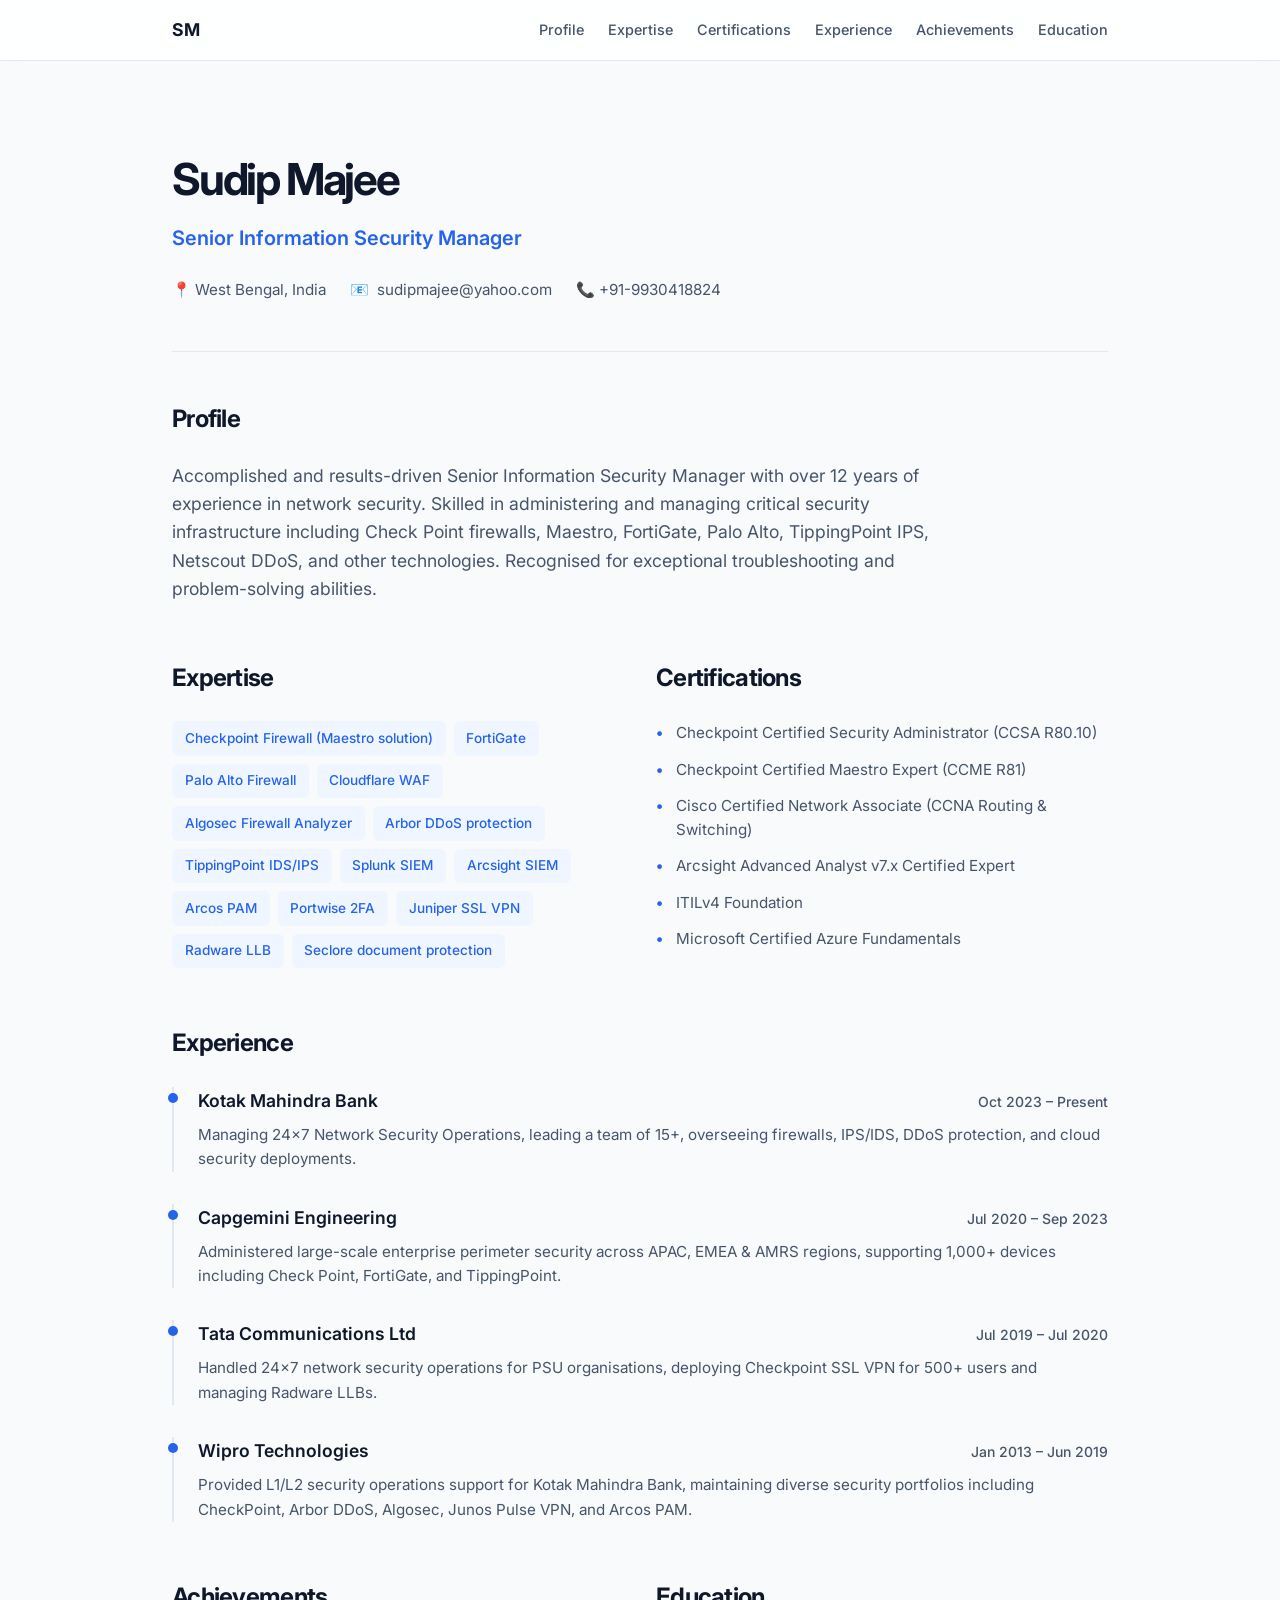
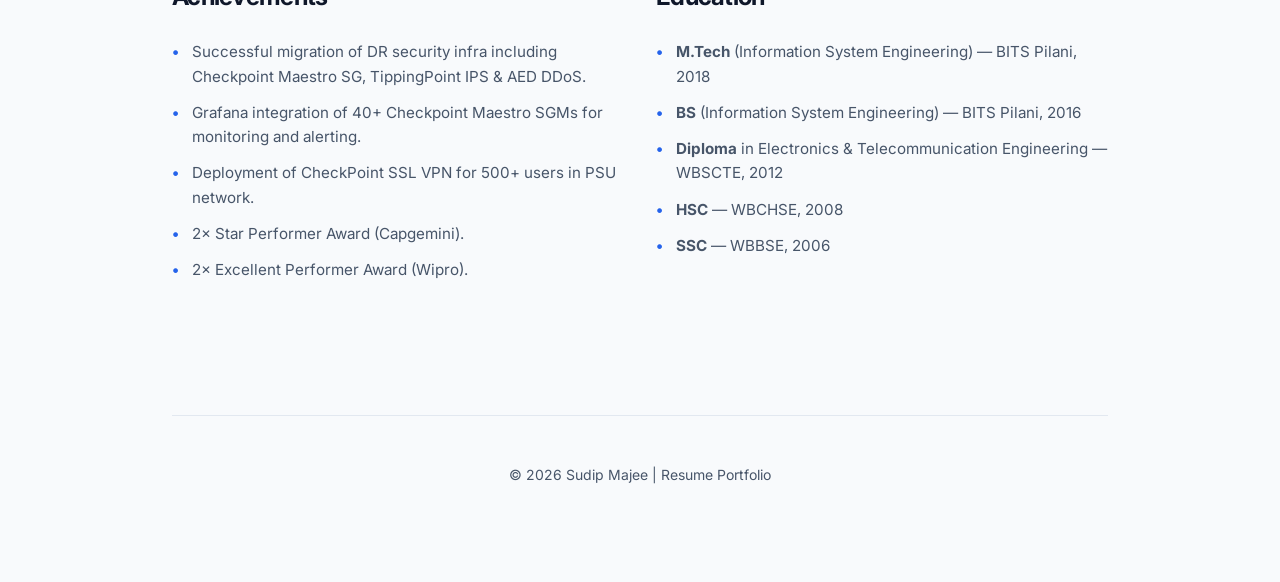
<file: index.html>
<!DOCTYPE html>
<html lang="en">
<head>
    <meta charset="UTF-8">
    <meta name="viewport" content="width=device-width, initial-scale=1.0">
    <title>Sudip Majee | Senior Information Security Manager</title>
    <!-- Modern Font Family -->
    <link rel="preconnect" href="https://fonts.googleapis.com">
    <link rel="preconnect" href="https://fonts.gstatic.com" crossorigin>
    <link href="https://fonts.googleapis.com/css2?family=Inter:wght@300;400;500;600;700&display=swap" rel="stylesheet">
    <style>
        :root {
            --bg-primary: #f8fafc;
            --bg-card: #ffffff;
            --text-main: #0f172a;
            --text-muted: #475569;
            --accent: #2563eb;
            --accent-light: #eff6ff;
            --border: #e2e8f0;
            --max-width: 1000px;
        }

        * {
            box-sizing: border-box;
            margin: 0;
            padding: 0;
        }

        body {
            font-family: 'Inter', sans-serif;
            background-color: var(--bg-primary);
            color: var(--text-main);
            line-height: 1.6;
            -webkit-font-smoothing: antialiased;
        }

        /* Fixed Navigation */
        nav {
            position: fixed;
            top: 0;
            left: 0;
            width: 100%;
            background-color: rgba(255, 255, 255, 0.85);
            backdrop-filter: blur(10px);
            border-bottom: 1px solid var(--border);
            z-index: 100;
        }

        nav .nav-container {
            max-width: var(--max-width);
            margin: 0 auto;
            display: flex;
            justify-content: space-between;
            align-items: center;
            padding: 1rem 2rem;
        }

        nav .logo {
            font-weight: 700;
            color: var(--text-main);
            text-decoration: none;
            font-size: 1.1rem;
        }

        nav ul {
            display: flex;
            list-style: none;
            gap: 1.5rem;
        }

        nav a {
            text-decoration: none;
            color: var(--text-muted);
            font-weight: 500;
            font-size: 0.9rem;
            transition: color 0.2s;
        }

        nav a:hover {
            color: var(--accent);
        }

        /* Container & Layout */
        .container {
            max-width: var(--max-width);
            margin: 0 auto;
            padding: 6rem 2rem 3rem 2rem;
        }

        header {
            padding: 3rem 0;
            border-bottom: 1px solid var(--border);
            margin-bottom: 3rem;
        }

        header h1 {
            font-size: 2.75rem;
            font-weight: 700;
            letter-spacing: -0.05em;
            margin-bottom: 0.5rem;
        }

        header .title {
            font-size: 1.25rem;
            color: var(--accent);
            font-weight: 600;
            margin-bottom: 1.5rem;
        }

        header .contact-info {
            display: flex;
            flex-wrap: wrap;
            gap: 1.5rem;
            color: var(--text-muted);
            font-size: 0.95rem;
        }

        header .contact-info span {
            display: flex;
            align-items: center;
            gap: 0.5rem;
        }

        /* Sections */
        section {
            margin-bottom: 3.5rem;
            scroll-margin-top: 6rem; /* Ensures smooth scroll leaves room for nav */
        }

        h2 {
            font-size: 1.5rem;
            font-weight: 700;
            letter-spacing: -0.03em;
            margin-bottom: 1.5rem;
            color: var(--text-main);
            display: flex;
            align-items: center;
            gap: 0.5rem;
        }

        /* Bio */
        .profile-text {
            font-size: 1.1rem;
            color: var(--text-muted);
            max-width: 800px;
        }

        /* Grid Layouts for Skills/Certifications */
        .grid-two-col {
            display: grid;
            grid-template-columns: 1fr 1fr;
            gap: 2rem;
        }

        @media (max-width: 768px) {
            .grid-two-col {
                grid-template-columns: 1fr;
            }
            nav ul {
                display: none; /* Simplifies mobile view without heavy JS */
            }
        }

        /* Cards and Lists */
        .card {
            background: var(--bg-card);
            border: 1px solid var(--border);
            border-radius: 12px;
            padding: 1.5rem;
            box-shadow: 0 1px 3px rgba(0,0,0,0.02);
        }

        .tag-container {
            display: flex;
            flex-wrap: wrap;
            gap: 0.5rem;
        }

        .tag {
            background-color: var(--accent-light);
            color: var(--accent);
            padding: 0.4rem 0.8rem;
            border-radius: 6px;
            font-size: 0.85rem;
            font-weight: 500;
        }

        .list-styled {
            list-style: none;
        }

        .list-styled li {
            position: relative;
            padding-left: 1.25rem;
            margin-bottom: 0.75rem;
            color: var(--text-muted);
            font-size: 0.95rem;
        }

        .list-styled li::before {
            content: "•";
            color: var(--accent);
            font-weight: bold;
            position: absolute;
            left: 0;
        }

        /* Experience Timeline */
        .timeline {
            display: flex;
            flex-direction: column;
            gap: 2rem;
        }

        .timeline-item {
            position: relative;
            padding-left: 1.5rem;
            border-left: 2px solid var(--border);
        }

        .timeline-item::before {
            content: "";
            position: absolute;
            left: -6px;
            top: 6px;
            width: 10px;
            height: 10px;
            background-color: var(--accent);
            border-radius: 50%;
        }

        .timeline-header {
            display: flex;
            justify-content: space-between;
            align-items: baseline;
            flex-wrap: wrap;
            margin-bottom: 0.5rem;
        }

        .timeline-company {
            font-size: 1.1rem;
            font-weight: 600;
            color: var(--text-main);
        }

        .timeline-date {
            font-size: 0.875rem;
            color: var(--text-muted);
            font-weight: 500;
        }

        .timeline-desc {
            color: var(--text-muted);
            font-size: 0.95rem;
        }

        /* Footer */
        footer {
            text-align: center;
            padding: 3rem 0;
            border-top: 1px solid var(--border);
            color: var(--text-muted);
            font-size: 0.875rem;
            margin-top: 4rem;
        }

        html {
            scroll-behavior: smooth;
        }
    </style>
</head>
<body>

    <nav>
        <div class="nav-container">
            <a href="#" class="logo">SM</a>
            <ul>
                <li><a href="#profile">Profile</a></li>
                <li><a href="#expertise">Expertise</a></li>
                <li><a href="#certifications">Certifications</a></li>
                <li><a href="#experience">Experience</a></li>
                <li><a href="#achievements">Achievements</a></li>
                <li><a href="#education">Education</a></li>
            </ul>
        </div>
    </nav>

    <div class="container">
        <header>
            <h1>Sudip Majee</h1>
            <div class="title">Senior Information Security Manager</div>
            <div class="contact-info">
                <span>📍 West Bengal, India</span>
                <span>📧 <a href="mailto:sudipmajee@yahoo.com" style="color: inherit; text-decoration: none;">sudipmajee@yahoo.com</a></span>
                <span>📞 +91-9930418824</span>
            </div>
        </header>

        <section id="profile">
            <h2>Profile</h2>
            <p class="profile-text">
                Accomplished and results-driven Senior Information Security Manager with over 12 years of experience in network security. Skilled in administering and managing critical security infrastructure including Check Point firewalls, Maestro, FortiGate, Palo Alto, TippingPoint IPS, Netscout DDoS, and other technologies. Recognised for exceptional troubleshooting and problem-solving abilities.
            </p>
        </section>

        <div class="grid-two-col">
            <section id="expertise">
                <h2>Expertise</h2>
                <div class="tag-container">
                    <span class="tag">Checkpoint Firewall (Maestro solution)</span>
                    <span class="tag">FortiGate</span>
                    <span class="tag">Palo Alto Firewall</span>
                    <span class="tag">Cloudflare WAF</span>
                    <span class="tag">Algosec Firewall Analyzer</span>
                    <span class="tag">Arbor DDoS protection</span>
                    <span class="tag">TippingPoint IDS/IPS</span>
                    <span class="tag">Splunk SIEM</span>
                    <span class="tag">Arcsight SIEM</span>
                    <span class="tag">Arcos PAM</span>
                    <span class="tag">Portwise 2FA</span>
                    <span class="tag">Juniper SSL VPN</span>
                    <span class="tag">Radware LLB</span>
                    <span class="tag">Seclore document protection</span>
                </div>
            </section>

            <section id="certifications">
                <h2>Certifications</h2>
                <ul class="list-styled">
                    <li>Checkpoint Certified Security Administrator (CCSA R80.10)</li>
                    <li>Checkpoint Certified Maestro Expert (CCME R81)</li>
                    <li>Cisco Certified Network Associate (CCNA Routing & Switching)</li>
                    <li>Arcsight Advanced Analyst v7.x Certified Expert</li>
                    <li>ITILv4 Foundation</li>
                    <li>Microsoft Certified Azure Fundamentals</li>
                </ul>
            </section>
        </div>

        <section id="experience">
            <h2>Experience</h2>
            <div class="timeline">
                <div class="timeline-item">
                    <div class="timeline-header">
                        <span class="timeline-company">Kotak Mahindra Bank</span>
                        <span class="timeline-date">Oct 2023 – Present</span>
                    </div>
                    <p class="timeline-desc">Managing 24x7 Network Security Operations, leading a team of 15+, overseeing firewalls, IPS/IDS, DDoS protection, and cloud security deployments.</p>
                </div>

                <div class="timeline-item">
                    <div class="timeline-header">
                        <span class="timeline-company">Capgemini Engineering</span>
                        <span class="timeline-date">Jul 2020 – Sep 2023</span>
                    </div>
                    <p class="timeline-desc">Administered large-scale enterprise perimeter security across APAC, EMEA & AMRS regions, supporting 1,000+ devices including Check Point, FortiGate, and TippingPoint.</p>
                </div>

                <div class="timeline-item">
                    <div class="timeline-header">
                        <span class="timeline-company">Tata Communications Ltd</span>
                        <span class="timeline-date">Jul 2019 – Jul 2020</span>
                    </div>
                    <p class="timeline-desc">Handled 24x7 network security operations for PSU organisations, deploying Checkpoint SSL VPN for 500+ users and managing Radware LLBs.</p>
                </div>

                <div class="timeline-item">
                    <div class="timeline-header">
                        <span class="timeline-company">Wipro Technologies</span>
                        <span class="timeline-date">Jan 2013 – Jun 2019</span>
                    </div>
                    <p class="timeline-desc">Provided L1/L2 security operations support for Kotak Mahindra Bank, maintaining diverse security portfolios including CheckPoint, Arbor DDoS, Algosec, Junos Pulse VPN, and Arcos PAM.</p>
                </div>
            </div>
        </section>

        <div class="grid-two-col">
            <section id="achievements">
                <h2>Achievements</h2>
                <ul class="list-styled">
                    <li>Successful migration of DR security infra including Checkpoint Maestro SG, TippingPoint IPS & AED DDoS.</li>
                    <li>Grafana integration of 40+ Checkpoint Maestro SGMs for monitoring and alerting.</li>
                    <li>Deployment of CheckPoint SSL VPN for 500+ users in PSU network.</li>
                    <li>2× Star Performer Award (Capgemini).</li>
                    <li>2× Excellent Performer Award (Wipro).</li>
                </ul>
            </section>

            <section id="education">
                <h2>Education</h2>
                <ul class="list-styled">
                    <li><strong>M.Tech</strong> (Information System Engineering) — BITS Pilani, 2018</li>
                    <li><strong>BS</strong> (Information System Engineering) — BITS Pilani, 2016</li>
                    <li><strong>Diploma</strong> in Electronics & Telecommunication Engineering — WBSCTE, 2012</li>
                    <li><strong>HSC</strong> — WBCHSE, 2008</li>
                    <li><strong>SSC</strong> — WBBSE, 2006</li>
                </ul>
            </section>
        </div>

        <footer>
            <p>© 2026 Sudip Majee | Resume Portfolio</p>
        </footer>
    </div>

</body>
</html>
</file>
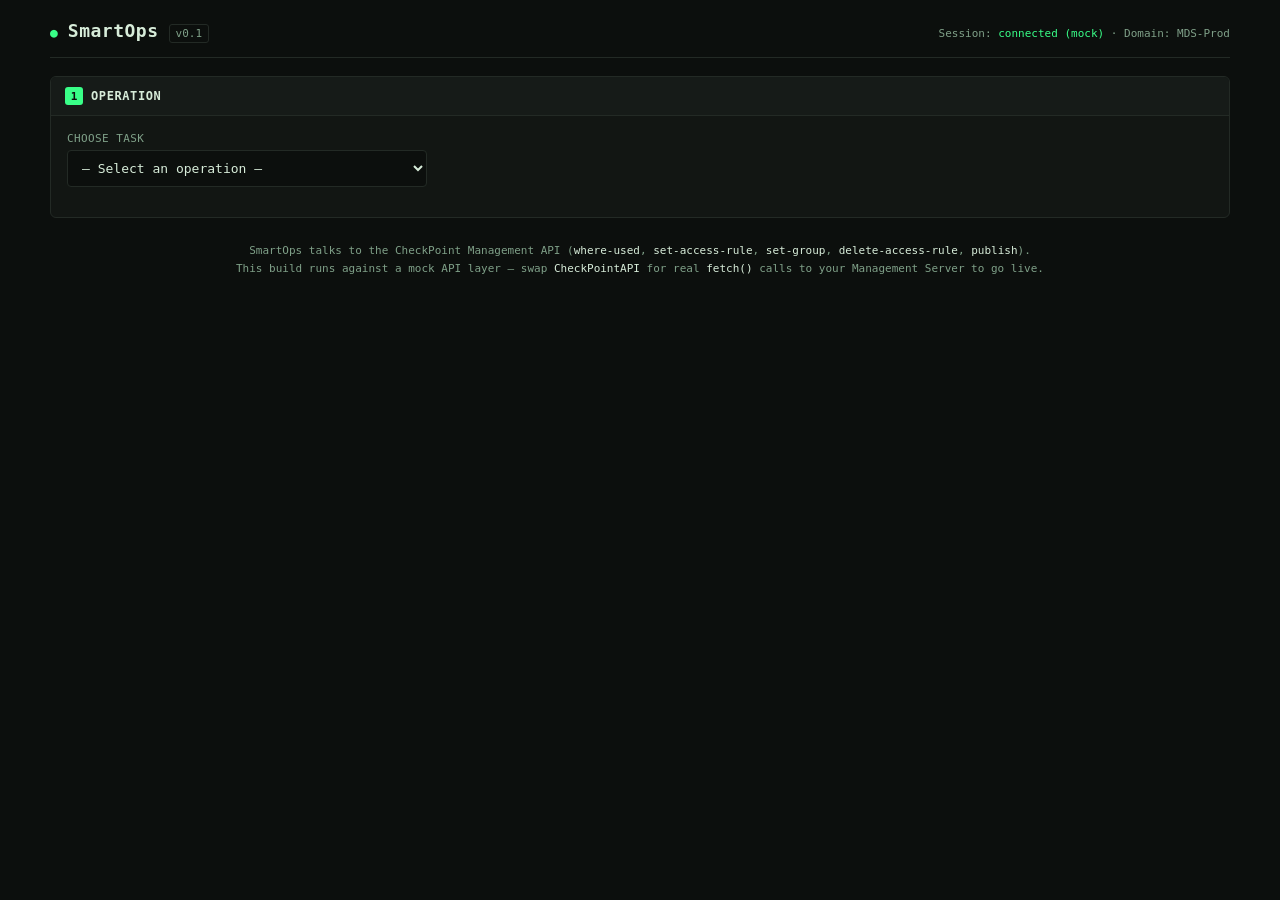
<file: smartops.htm>
<!DOCTYPE html>
<html lang="en">
<head>
<meta charset="UTF-8">
<meta name="viewport" content="width=device-width, initial-scale=1.0">
<title>SmartOps — SmartConsole Extension</title>
<style>
  :root{
    --bg:#0c0f0d;
    --panel:#121613;
    --panel-alt:#161b18;
    --border:#232a25;
    --text:#d7ecd9;
    --text-dim:#7fa088;
    --accent:#39ff88;
    --accent-dim:#1f8a4c;
    --amber:#f5b942;
    --red:#ff5c5c;
    --mono: "SF Mono", "JetBrains Mono", "Fira Code", ui-monospace, Consolas, monospace;
  }
  *{box-sizing:border-box;}
  html,body{margin:0;padding:0;background:var(--bg);color:var(--text);font-family:var(--mono);font-size:13px;}
  body{min-height:100vh;padding:20px;}
  .wrap{max-width:1180px;margin:0 auto;}

  /* header */
  .topbar{display:flex;align-items:baseline;justify-content:space-between;border-bottom:1px solid var(--border);padding-bottom:14px;margin-bottom:18px;}
  .brand{display:flex;align-items:baseline;gap:10px;}
  .brand .dot{color:var(--accent);}
  .brand h1{font-size:18px;letter-spacing:0.5px;margin:0;font-weight:600;}
  .brand .ver{color:var(--text-dim);font-size:11px;border:1px solid var(--border);padding:2px 6px;border-radius:3px;}
  .conn{font-size:11px;color:var(--text-dim);}
  .conn .state{color:var(--accent);}

  /* panel */
  .panel{background:var(--panel);border:1px solid var(--border);border-radius:6px;margin-bottom:16px;overflow:hidden;}
  .panel-head{display:flex;align-items:center;gap:8px;padding:10px 14px;border-bottom:1px solid var(--border);background:var(--panel-alt);}
  .panel-head .num{color:var(--bg);background:var(--accent);width:18px;height:18px;border-radius:3px;display:inline-flex;align-items:center;justify-content:center;font-size:11px;font-weight:700;}
  .panel-head h2{font-size:12px;letter-spacing:0.6px;text-transform:uppercase;margin:0;color:var(--text);font-weight:600;}
  .panel-body{padding:16px;}

  label{display:block;font-size:11px;color:var(--text-dim);margin-bottom:5px;text-transform:uppercase;letter-spacing:0.4px;}
  select, input[type=text]{
    width:100%;background:var(--bg);border:1px solid var(--border);color:var(--text);
    padding:9px 10px;border-radius:4px;font-family:var(--mono);font-size:13px;
  }
  select:focus, input[type=text]:focus{outline:none;border-color:var(--accent-dim);}
  .field{margin-bottom:14px;}
  .row{display:flex;gap:14px;flex-wrap:wrap;}
  .row > .field{flex:1;min-width:220px;}

  .btn{
    font-family:var(--mono);font-size:12px;font-weight:600;letter-spacing:0.3px;
    padding:9px 16px;border-radius:4px;border:1px solid var(--accent-dim);
    background:transparent;color:var(--accent);cursor:pointer;transition:all .12s ease;
  }
  .btn:hover{background:rgba(57,255,136,0.08);}
  .btn:disabled{opacity:0.35;cursor:not-allowed;}
  .btn-primary{background:var(--accent);color:#04160a;border-color:var(--accent);}
  .btn-primary:hover{background:#5dffa2;}
  .btn-danger{border-color:#7a2a2a;color:var(--red);}
  .btn-danger:hover{background:rgba(255,92,92,0.08);}
  .btn-ghost{border-color:var(--border);color:var(--text-dim);}
  .btn-ghost:hover{color:var(--text);border-color:var(--text-dim);}
  .btn-row{display:flex;gap:10px;margin-top:6px;flex-wrap:wrap;}

  .hint{font-size:11px;color:var(--text-dim);margin-top:6px;line-height:1.5;}

  /* results table */
  table{width:100%;border-collapse:collapse;font-size:12px;}
  th{text-align:left;color:var(--text-dim);text-transform:uppercase;font-size:10px;letter-spacing:0.4px;
     border-bottom:1px solid var(--border);padding:8px 8px;position:sticky;top:0;background:var(--panel);}
  td{padding:8px 8px;border-bottom:1px solid #1a201c;vertical-align:top;}
  tr:hover td{background:rgba(57,255,136,0.03);}
  .tbl-scroll{max-height:340px;overflow:auto;border:1px solid var(--border);border-radius:4px;}
  .badge{display:inline-block;padding:1px 7px;border-radius:10px;font-size:10px;font-weight:700;letter-spacing:0.3px;}
  .badge-access{background:rgba(57,255,136,0.12);color:var(--accent);}
  .badge-nat{background:rgba(245,185,66,0.15);color:var(--amber);}
  .badge-group{background:rgba(120,150,255,0.15);color:#8fb0ff;}
  .tag{background:#1c2320;border:1px solid var(--border);padding:1px 6px;border-radius:3px;font-size:11px;margin:1px 2px 1px 0;display:inline-block;}
  .tag.hit{border-color:var(--accent-dim);color:var(--accent);}
  .empty{color:var(--text-dim);text-align:center;padding:26px;font-size:12px;}

  .section-title{display:flex;align-items:center;gap:8px;margin:16px 0 8px;font-size:11px;text-transform:uppercase;letter-spacing:0.5px;color:var(--text-dim);}
  .section-title .count{background:var(--panel-alt);border:1px solid var(--border);color:var(--text);padding:0 6px;border-radius:9px;font-size:10px;}
  .section-title.report-only{color:var(--amber);}
  .section-block:first-child .section-title{margin-top:0;}

  .summary-bar{display:flex;gap:18px;padding:10px 14px;background:var(--panel-alt);border-top:1px solid var(--border);
    font-size:11px;color:var(--text-dim);flex-wrap:wrap;}
  .summary-bar b{color:var(--text);}

  .log{background:#080a09;border:1px solid var(--border);border-radius:4px;padding:10px 12px;
    font-size:12px;max-height:220px;overflow:auto;line-height:1.65;}
  .log .l-ok{color:var(--accent);}
  .log .l-warn{color:var(--amber);}
  .log .l-err{color:var(--red);}
  .log .l-dim{color:var(--text-dim);}

  .hidden{display:none !important;}
  .mode-block{border-top:1px dashed var(--border);margin-top:14px;padding-top:14px;}

  .footer-note{text-align:center;color:var(--text-dim);font-size:11px;margin-top:24px;line-height:1.6;}
  .footer-note code{color:var(--text);}

  ::-webkit-scrollbar{width:9px;height:9px;}
  ::-webkit-scrollbar-thumb{background:#232a25;border-radius:5px;}
  ::-webkit-scrollbar-track{background:transparent;}

  .pulse{animation:pulse 1.1s infinite;}
  @keyframes pulse{0%,100%{opacity:1;}50%{opacity:0.35;}}
</style>
</head>
<body>
<div class="wrap">

  <div class="topbar">
    <div class="brand">
      <span class="dot">●</span>
      <h1>SmartOps</h1>
      <span class="ver">v0.1</span>
    </div>
    <div class="conn">Session: <span class="state" id="sessionState">connected (mock)</span> · Domain: MDS-Prod</div>
  </div>

  <!-- STEP 1: MODE SELECT -->
  <div class="panel">
    <div class="panel-head"><span class="num">1</span><h2>Operation</h2></div>
    <div class="panel-body">
      <div class="row">
        <div class="field" style="max-width:360px;">
          <label for="modeSelect">Choose task</label>
          <select id="modeSelect">
            <option value="">— Select an operation —</option>
            <option value="decom">Object Decommission</option>
            <option value="replicate">Rule Replication</option>
          </select>
        </div>
      </div>

      <!-- Decommission inputs -->
      <div id="decomBlock" class="mode-block hidden">
        <div class="row">
          <div class="field">
            <label for="decomIp">IP address of the object to decommission</label>
            <input type="text" id="decomIp" placeholder="e.g. 10.20.30.40">
          </div>
        </div>
        <div class="row">
          <div class="field">
            <label for="decomSoleAction">If object is the only source/destination in a rule</label>
            <select id="decomSoleAction">
              <option value="delete" selected>Delete the rule</option>
              <option value="disable">Disable the rule</option>
            </select>
          </div>
          <div class="field">
            <label for="decomNatAction">NAT rule using object as original-source/destination</label>
            <select id="decomNatAction">
              <option value="delete" selected>Delete the NAT rule</option>
              <option value="disable">Disable the NAT rule</option>
            </select>
          </div>
        </div>
        <div class="btn-row">
          <button class="btn btn-primary" id="btnDecomSearch">Search for Object</button>
        </div>
        <div class="hint">Resolves the exact host/network object for this IP (<code>show hosts</code> / <code>show networks</code>, exact match on <code>ipv4-address</code>), then runs <code>where-used uid &lt;uid&gt;</code> — the same calls used by decommision_object_v10.sh.</div>
      </div>

      <!-- Replication inputs -->
      <div id="replicateBlock" class="mode-block hidden">
        <div class="row">
          <div class="field">
            <label for="repExistingIp">Existing object IP</label>
            <input type="text" id="repExistingIp" placeholder="e.g. 10.20.30.40">
          </div>
          <div class="field">
            <label for="repNewIp">New object IP</label>
            <input type="text" id="repNewIp" placeholder="e.g. 10.20.30.41">
          </div>
        </div>
        <div class="btn-row">
          <button class="btn btn-primary" id="btnRepSearch">Search Policies of Existing Object</button>
        </div>
        <div class="hint">Adds the new object to the same groups and to source/destination of the same access rules as the reference object. Direct NAT and Threat Prevention references are <b>report-only</b> — same behavior as replication_script_v2.sh — since NAT should generally be covered by group membership instead of direct edits.</div>
      </div>
    </div>
  </div>

  <!-- STEP 2: RESULTS -->
  <div class="panel hidden" id="resultsPanel">
    <div class="panel-head">
      <span class="num">2</span><h2 id="resultsTitle">Where-Used Results</h2>
    </div>
    <div class="panel-body">
      <div id="resultsMeta" class="hint" style="margin-bottom:10px;"></div>
      <div id="resultsContainer"></div>

      <div class="summary-bar" id="summaryBar"></div>

      <div class="btn-row" style="margin-top:14px;">
        <button class="btn btn-ghost" id="btnExportCsv" disabled>Export CSV</button>
        <button class="btn btn-danger hidden" id="btnRemoveObject">Remove Object</button>
        <button class="btn btn-primary hidden" id="btnReplicate">Replicate to New Object</button>
      </div>
      <div class="hint" id="actionHint"></div>
    </div>
  </div>

  <!-- STEP 3: EXECUTION LOG -->
  <div class="panel hidden" id="logPanel">
    <div class="panel-head"><span class="num">3</span><h2>Execution Log</h2></div>
    <div class="panel-body">
      <div class="log" id="logBox"></div>
      <div class="hint">Changes are staged via the Management API and left uncommitted. Review under Discard/Publish in SmartConsole, then Publish when ready.</div>
    </div>
  </div>

  <div class="footer-note">
    SmartOps talks to the CheckPoint Management API (<code>where-used</code>, <code>set-access-rule</code>, <code>set-group</code>, <code>delete-access-rule</code>, <code>publish</code>).<br>
    This build runs against a mock API layer — swap <code>CheckPointAPI</code> for real <code>fetch()</code> calls to your Management Server to go live.
  </div>

</div>

<script>
/* ============================================================
   MOCK MANAGEMENT-API LAYER
   Mirrors the exact mgmt_cli calls used by your tested scripts
   (decommision_object_v10.sh / replication_script_v2.sh):

     show hosts filter <ip> / show networks filter <ip>   -> exact ipv4-address match
     show objects filter <name>                            -> exact name match
     where-used uid <uid>                                  -> used-directly{ objects[],
                                                                access-control-rules[],
                                                                nat-rules[], threat-prevention-rules[] }
     set group name <g> members.add|members.remove <name>
     set access-rule uid <uid> layer <layer> <column>.add|<column>.remove <name>
     delete access-rule uid <uid> layer <layer>
     set access-rule uid <uid> layer <layer> enabled false
     set nat-rule / delete nat-rule uid <uid> package <pkg>
     add host name <name> ipv4-address <ip>
     publish / discard

   Swap runCommand()'s body for real calls once you confirm the
   SmartConsole client-extensions-api bridge object/method names
   against the Developer Guide (this is the only function that
   needs to change — everything above it stays the same).
   ============================================================ */

const MOCK_DB = {
  // host/network objects, keyed by exact IP (mirrors "show hosts/networks filter <ip>")
  objects: {
    "10.20.30.40": { name: "srv-app-40", type: "host", uid: "uid-app-40" },
    "10.20.30.41": { name: "srv-app-41", type: "host", uid: "uid-app-41" },
    "10.10.5.15":  { name: "web-dmz-15", type: "host", uid: "uid-dmz-15" },
    "172.16.8.9":  { name: "db-core-9",  type: "host", uid: "uid-core-9" }
  },
  // where-used results, keyed by uid — shaped exactly like the real API response
  whereUsed: {
    "uid-app-40": {
      "used-directly": {
        "objects": [
          { name: "Grp-AppServers",       type: "group", uid: "uid-grp-app" },
          { name: "Grp-Monitored-Hosts",  type: "group", uid: "uid-grp-mon" }
        ],
        "access-control-rules": [
          { package: { name: "Site-A_Standard" }, layer: { name: "Network-Access" }, position: 12,
            rule: { uid: "rule-12", name: "App-40 to DMZ web" }, "rule-columns": ["source"],
            _members: { source: ["srv-app-40"], destination: ["web-dmz-15"] } },
          { package: { name: "Site-B_DC" }, layer: { name: "DC-Core-Access" }, position: 3,
            rule: { uid: "rule-3", name: "DB core to App-40" }, "rule-columns": ["destination"],
            _members: { source: ["db-core-9"], destination: ["srv-app-40"] } },
          { package: { name: "Site-B_DC" }, layer: { name: "DC-Core-Access" }, position: 9,
            rule: { uid: "rule-9", name: "App-40 mgmt" }, "rule-columns": ["source"],
            _members: { source: ["srv-app-40"], destination: ["mgmt-subnet"] } }
        ],
        "nat-rules": [
          { package: { name: "Site-A_Standard" }, position: 4,
            rule: { uid: "nat-4" }, "rule-columns": ["original-source"] }
        ],
        "threat-prevention-rules": []
      }
    },
    "uid-app-41": { "used-directly": { objects: [], "access-control-rules": [], "nat-rules": [], "threat-prevention-rules": [] } },
    "uid-dmz-15": { "used-directly": { objects: [], "access-control-rules": [], "nat-rules": [], "threat-prevention-rules": [] } },
    "uid-core-9": { "used-directly": { objects: [], "access-control-rules": [], "nat-rules": [], "threat-prevention-rules": [] } }
  }
};

/* runCommand — single choke point that talks to CheckPoint.
   command names match mgmt_cli commands 1:1 so this is the only
   place to rewire once the real client-extensions-api bridge is confirmed. */
async function runCommand(command, params){
  await new Promise(r => setTimeout(r, 250 + Math.random()*250));

  switch(command){
    case 'show-hosts-or-networks-by-ip': {
      const obj = MOCK_DB.objects[params.ip];
      return obj ? { name: obj.name, type: obj.type, uid: obj.uid } : null;
    }
    case 'where-used': {
      return MOCK_DB.whereUsed[params.uid] || { "used-directly": { objects: [], "access-control-rules": [], "nat-rules": [], "threat-prevention-rules": [] } };
    }
    case 'set-group-members-remove':
      return { uid: params.groupName }; // success shape mgmt_cli returns
    case 'set-group-members-add':
      return { uid: params.groupName };
    case 'set-access-rule-column-remove':
      return { uid: params.ruleUid };
    case 'set-access-rule-column-add':
      return { uid: params.ruleUid };
    case 'delete-access-rule':
      return { message: 'OK' };
    case 'set-access-rule-disable':
      return { uid: params.ruleUid };
    case 'delete-nat-rule':
      return { message: 'OK' };
    case 'set-nat-rule-disable':
      return { uid: params.ruleUid };
    case 'add-host': {
      const uid = 'uid-new-' + params.ip.replace(/\./g,'-');
      MOCK_DB.objects[params.ip] = { name: params.name, type: 'host', uid };
      return { uid, name: params.name };
    }
    case 'publish':
      return { 'task-id': 'task-mock-0001' };
    case 'discard':
      return { message: 'OK' };
    default:
      throw new Error('Unknown command: ' + command);
  }
}

/* ============================================================
   HELPERS OVER where-used RESULTS (mirror the jq filters
   in print_reference_usage / remove_from_* / replicate_*)
   ============================================================ */
function splitWhereUsed(whereUsed){
  const d = (whereUsed && whereUsed['used-directly']) || {};
  const objects = d.objects || [];
  return {
    groups: objects.filter(o => o.type === 'group' || o.type === 'group-with-exclusion' || o.type === 'service-group'),
    others: objects.filter(o => !(o.type === 'group' || o.type === 'group-with-exclusion' || o.type === 'service-group')),
    accessRules: d['access-control-rules'] || [],
    natRules: d['nat-rules'] || [],
    threatRules: d['threat-prevention-rules'] || []
  };
}

function refCount(whereUsed){
  const s = splitWhereUsed(whereUsed);
  return s.groups.length + s.others.length + s.accessRules.length + s.natRules.length + s.threatRules.length;
}

/* ============================================================
   UI STATE + WIRING
   ============================================================ */
let currentMode = null;
let currentObject = null;   // { name, type, uid }
let currentWhereUsed = null;
let currentNewIp = null;

const el = id => document.getElementById(id);

el('modeSelect').addEventListener('change', (e)=>{
  currentMode = e.target.value;
  el('decomBlock').classList.toggle('hidden', currentMode !== 'decom');
  el('replicateBlock').classList.toggle('hidden', currentMode !== 'replicate');
  resetResults();
});

el('btnDecomSearch').addEventListener('click', ()=> runSearch('decom'));
el('btnRepSearch').addEventListener('click', ()=> runSearch('replicate'));
el('btnExportCsv').addEventListener('click', exportCsv);
el('btnRemoveObject').addEventListener('click', doRemove);
el('btnReplicate').addEventListener('click', doReplicate);

function resetResults(){
  el('resultsPanel').classList.add('hidden');
  el('logPanel').classList.add('hidden');
  el('resultsMeta').innerText = '';
  el('resultsContainer').innerHTML = '';
  el('summaryBar').innerHTML = '';
  el('btnExportCsv').disabled = true;
  el('btnRemoveObject').classList.add('hidden');
  el('btnReplicate').classList.add('hidden');
  currentWhereUsed = null;
  currentObject = null;
}

async function runSearch(mode){
  const ipField = mode === 'decom' ? el('decomIp') : el('repExistingIp');
  const ip = ipField.value.trim();
  if(!isValidIp(ip)){
    alert('Enter a valid IPv4 address.');
    return;
  }
  if(mode === 'replicate'){
    currentNewIp = el('repNewIp').value.trim();
    if(!isValidIp(currentNewIp)){
      alert('Enter a valid IPv4 address for the new object.');
      return;
    }
  }

  const btn = mode === 'decom' ? el('btnDecomSearch') : el('btnRepSearch');
  setBusy(btn, 'Searching…');

  // Step 1: resolve the exact host/network object for this IP
  // (real equivalent: show hosts filter <ip> + show networks filter <ip>,
  //  keep only exact ipv4-address / subnet4 matches)
  const obj = await runCommand('show-hosts-or-networks-by-ip', { ip });

  if(!obj){
    setBusy(btn, mode === 'decom' ? 'Search for Object' : 'Search Policies of Existing Object', false);
    el('resultsPanel').classList.remove('hidden');
    el('resultsMeta').innerText = `No exact host/network object found for '${ip}'.`;
    el('resultsContainer').innerHTML = '';
    el('summaryBar').innerHTML = '';
    return;
  }

  currentObject = obj;

  // Step 2: where-used uid <uid>
  const whereUsed = await runCommand('where-used', { uid: obj.uid });
  currentWhereUsed = whereUsed;

  setBusy(btn, mode === 'decom' ? 'Search for Object' : 'Search Policies of Existing Object', false);
  renderResults(mode, obj, whereUsed);
}

function renderResults(mode, obj, whereUsed){
  el('resultsPanel').classList.remove('hidden');
  const s = splitWhereUsed(whereUsed);

  el('resultsMeta').innerHTML = mode === 'decom'
    ? `Reference: <b>${escapeHtml(obj.name)}</b> [${obj.type}] (${obj.uid}) — mode: <b>where-used</b>`
    : `Reference: <b>${escapeHtml(obj.name)}</b> [${obj.type}] &nbsp;→&nbsp; New object: <b>${escapeHtml(currentNewIp)}</b>`;

  const c = el('resultsContainer');
  c.innerHTML = '';

  if(refCount(whereUsed) === 0){
    c.innerHTML = `<div class="empty">'${escapeHtml(obj.name)}' has no direct references (not in any group, rule, or NAT entry).</div>`;
  }

  if(s.groups.length){
    c.appendChild(buildSimpleSection('Groups', s.groups.length, s.groups.map(g =>
      [g.name, `<span class="badge badge-group">${escapeHtml(g.type)}</span>`]), ['Name','Type']));
  }

  if(s.others.length){
    c.appendChild(buildSimpleSection('Other Object References (clusters / gateways — manual review)', s.others.length,
      s.others.map(o => [o.name, escapeHtml(o.type)]), ['Name','Type'], true));
  }

  if(s.accessRules.length){
    const rows = [];
    s.accessRules.forEach(r=>{
      (r['rule-columns']||[]).forEach(col=>{
        const isSourceOrDest = (col === 'source' || col === 'destination');
        const members = r._members ? (r._members[col]||[]) : [];
        const sole = isSourceOrDest && members.length === 1;
        rows.push([
          r.package.name, r.layer.name, r.position, r.rule.name || '-',
          `<span class="tag ${isSourceOrDest?'hit':''}">${escapeHtml(col)}</span>`,
          sole && mode==='decom' ? `<span class="badge badge-nat">sole ${col} — will ${el('decomSoleAction').value}</span>` : (isSourceOrDest ? 'ok' : '<span class="badge badge-group">manual review</span>')
        ]);
      });
    });
    c.appendChild(buildSimpleSection('Access Control Rules', s.accessRules.length, rows,
      ['Package','Layer','Rule #','Rule Name','Column','Note']));
  }

  if(s.natRules.length){
    const rows = s.natRules.map(r => [
      r.package.name, r.position, r.rule.uid,
      (r['rule-columns']||[]).map(c=>`<span class="tag">${escapeHtml(c)}</span>`).join('')
    ]);
    const label = mode === 'replicate'
      ? 'NAT Rules — report only, not auto-modified (cover via group membership instead)'
      : `NAT Rules — original-source/destination will ${el('decomNatAction').value}, other columns need manual review`;
    c.appendChild(buildSimpleSection(label, s.natRules.length, rows,
      ['Package','Rule #','UID','Column(s)'], mode==='replicate'));
  }

  if(s.threatRules.length){
    const rows = s.threatRules.map(r => [
      r.package.name, r.layer ? r.layer.name : '-', r.position,
      (r['rule-columns']||[]).join(', ')
    ]);
    c.appendChild(buildSimpleSection('Threat Prevention Rules — report only, manual review', s.threatRules.length, rows,
      ['Package','Layer','Rule #','Column(s)'], true));
  }

  const summary = `
    <span><b>${s.groups.length}</b> group(s)</span>
    <span><b>${s.others.length}</b> other object ref(s)</span>
    <span><b>${s.accessRules.length}</b> access rule(s)</span>
    <span><b>${s.natRules.length}</b> NAT rule(s)</span>
    <span><b>${s.threatRules.length}</b> threat rule(s)</span>
  `;
  el('summaryBar').innerHTML = summary;

  const total = refCount(whereUsed);
  el('btnExportCsv').disabled = total === 0;
  el('btnRemoveObject').classList.toggle('hidden', mode !== 'decom' || total === 0);
  el('btnReplicate').classList.toggle('hidden', mode !== 'replicate' || total === 0);

  el('actionHint').innerText = mode === 'decom'
    ? 'Groups and other-object refs are cleared, matching access-rule source/destination entries are removed (or the rule is deleted/disabled if this object is the only entry), and matching NAT original-source/destination entries are handled per your selection above. Threat Prevention and non-standard object refs need manual review.'
    : `"${currentNewIp}" will be added to the same groups and to source/destination of the same access rules as "${obj.name}". NAT and Threat Prevention references are report-only.`;
}

function buildSimpleSection(title, count, rows, headers, reportOnly){
  const wrap = document.createElement('div');
  wrap.className = 'section-block';
  const h = document.createElement('div');
  h.className = 'section-title' + (reportOnly ? ' report-only' : '');
  h.innerHTML = `${title} <span class="count">${count}</span>`;
  wrap.appendChild(h);

  const scroll = document.createElement('div');
  scroll.className = 'tbl-scroll';
  const table = document.createElement('table');
  table.innerHTML = `
    <thead><tr>${headers.map(hh=>`<th>${hh}</th>`).join('')}</tr></thead>
    <tbody>${rows.map(r => `<tr>${r.map(cell=>`<td>${cell}</td>`).join('')}</tr>`).join('')}</tbody>
  `;
  scroll.appendChild(table);
  wrap.appendChild(scroll);
  return wrap;
}

/* ============================================================
   DECOMMISSION — mirrors remove_from_groups / remove_from_other_objects
   / remove_from_rules / delete_object / do_publish
   ============================================================ */
async function doRemove(){
  if(!currentWhereUsed || !currentObject) return;
  const s = splitWhereUsed(currentWhereUsed);
  if(!confirm(`Remove "${currentObject.name}" from ${s.groups.length} group(s), ${s.accessRules.length} access rule(s) and ${s.natRules.length} NAT rule(s), then delete the object? This matches --commit in decommision_object_v10.sh.`)) return;

  setBusy(el('btnRemoveObject'), 'Removing…');
  const log = [];
  const soleAction = el('decomSoleAction').value;   // delete | disable
  const natAction = el('decomNatAction').value;     // delete | disable

  // Groups
  for(const g of s.groups){
    await runCommand('set-group-members-remove', { groupName: g.name, member: currentObject.name });
    log.push({level:'ok', msg:`set group name "${g.name}" members.remove ${currentObject.name}`});
  }

  // Other (non-group) objects — clusters/gateways need manual field identification in the real script
  for(const o of s.others){
    log.push({level:'warn', msg:`"${o.name}" (${o.type}) references the object outside groups/rules — needs manual review (matches remove_from_other_objects fallback path).`});
  }

  // Access rules
  for(const r of s.accessRules){
    for(const col of (r['rule-columns']||[])){
      const isSourceOrDest = (col === 'source' || col === 'destination');
      const members = r._members ? (r._members[col]||[]) : [];
      const sole = isSourceOrDest && members.length === 1;
      if(sole){
        if(soleAction === 'delete'){
          await runCommand('delete-access-rule', { ruleUid: r.rule.uid, layer: r.layer.name });
          log.push({level:'warn', msg:`delete access-rule uid ${r.rule.uid} layer "${r.layer.name}" — ${col} would contain only "${currentObject.name}".`});
        } else {
          await runCommand('set-access-rule-disable', { ruleUid: r.rule.uid, layer: r.layer.name });
          log.push({level:'warn', msg:`set access-rule uid ${r.rule.uid} layer "${r.layer.name}" enabled false — ${col} would contain only "${currentObject.name}".`});
        }
      } else if(isSourceOrDest){
        await runCommand('set-access-rule-column-remove', { ruleUid: r.rule.uid, layer: r.layer.name, column: col });
        log.push({level:'ok', msg:`set access-rule uid ${r.rule.uid} layer "${r.layer.name}" ${col}.remove ${currentObject.name}`});
      } else {
        log.push({level:'warn', msg:`Rule #${r.position} in "${r.layer.name}": object used in "${col}" — not source/destination, manual review.`});
      }
    }
  }

  // NAT rules — only original-source/original-destination are auto-handled
  for(const r of s.natRules){
    for(const col of (r['rule-columns']||[])){
      if(col === 'original-source' || col === 'original-destination'){
        if(natAction === 'delete'){
          await runCommand('delete-nat-rule', { ruleUid: r.rule.uid, pkg: r.package.name });
          log.push({level:'warn', msg:`delete nat-rule uid ${r.rule.uid} package "${r.package.name}" — used in ${col}.`});
        } else {
          await runCommand('set-nat-rule-disable', { ruleUid: r.rule.uid, pkg: r.package.name });
          log.push({level:'warn', msg:`set nat-rule uid ${r.rule.uid} package "${r.package.name}" enabled false — used in ${col}.`});
        }
      } else {
        log.push({level:'warn', msg:`NAT rule #${r.position} in "${r.package.name}": object used in "${col}", not original-source/destination — manual review.`});
      }
    }
  }

  // Threat Prevention — always manual review
  for(const r of s.threatRules){
    log.push({level:'warn', msg:`Threat rule #${r.position} in "${r.package.name}" references the object — requires manual review (not auto-modified).`});
  }

  // Delete the object itself, then publish
  log.push({level:'ok', msg:`delete ${currentObject.type} name "${currentObject.name}"`});
  log.push({level:'dim', msg:`publish → task submitted, awaiting completion.`});
  await runCommand('publish', {});

  showLog(log, `Decommission complete for "${currentObject.name}".`);
  setBusy(el('btnRemoveObject'), 'Remove Object', false);
  el('btnRemoveObject').disabled = true;
}

/* ============================================================
   REPLICATION — mirrors check_new_object / replicate_groups /
   replicate_access_rules / create_nat_manual_report / do_publish
   ============================================================ */
async function doReplicate(){
  if(!currentWhereUsed || !currentObject || !currentNewIp) return;
  const s = splitWhereUsed(currentWhereUsed);
  if(!confirm(`Add a new object for ${currentNewIp} to ${s.groups.length} group(s) and ${s.accessRules.length} access rule(s), matching "${currentObject.name}"? This matches --commit in replication_script_v2.sh.`)) return;

  setBusy(el('btnReplicate'), 'Replicating…');
  const log = [];

  // Create or reuse the new host object
  let newObj = MOCK_DB.objects[currentNewIp];
  if(!newObj){
    const name = `srv-app-${currentNewIp.split('.').pop()}`;
    const result = await runCommand('add-host', { name, ip: currentNewIp });
    newObj = { name: result.name, type: 'host', uid: result.uid };
    log.push({level:'ok', msg:`add host name "${name}" ipv4-address ${currentNewIp}`});
  } else {
    log.push({level:'dim', msg:`Object for ${currentNewIp} already exists as "${newObj.name}" — reusing it.`});
  }

  // Groups
  for(const g of s.groups){
    await runCommand('set-group-members-add', { groupName: g.name, member: newObj.name });
    log.push({level:'ok', msg:`set group name "${g.name}" members.add ${newObj.name}`});
  }

  // Access rules — only source/destination columns are auto-replicated
  for(const r of s.accessRules){
    for(const col of (r['rule-columns']||[])){
      if(col === 'source' || col === 'destination'){
        await runCommand('set-access-rule-column-add', { ruleUid: r.rule.uid, layer: r.layer.name, column: col });
        log.push({level:'ok', msg:`set access-rule uid ${r.rule.uid} layer "${r.layer.name}" ${col}.add ${newObj.name}`});
      } else {
        log.push({level:'warn', msg:`Rule #${r.position} in "${r.layer.name}": column "${col}" is outside source/destination — report-only.`});
      }
    }
  }

  // NAT + Threat — report-only, never auto-modified
  s.natRules.forEach(r => log.push({level:'warn', msg:`NAT rule #${r.position} in "${r.package.name}" references the object directly — report-only, not modified (cover via group membership instead).`}));
  s.threatRules.forEach(r => log.push({level:'warn', msg:`Threat rule #${r.position} in "${r.package.name}" references the object — report-only, not modified.`}));

  log.push({level:'dim', msg:`publish → task submitted, awaiting completion.`});
  await runCommand('publish', {});

  showLog(log, `Replication complete: ${newObj.name} (${currentNewIp}) added alongside "${currentObject.name}".`);
  setBusy(el('btnReplicate'), 'Replicate to New Object', false);
  el('btnReplicate').disabled = true;
}

function showLog(entries, headline){
  el('logPanel').classList.remove('hidden');
  const box = el('logBox');
  box.innerHTML = '';
  const head = document.createElement('div');
  head.innerHTML = `<span class="l-ok">✔</span> <b>${escapeHtml(headline)}</b>`;
  box.appendChild(head);
  entries.forEach(e=>{
    const line = document.createElement('div');
    const cls = e.level === 'ok' ? 'l-ok' : (e.level === 'warn' ? 'l-warn' : 'l-dim');
    const icon = e.level === 'ok' ? '✔' : (e.level === 'warn' ? '⚠' : '·');
    line.innerHTML = `<span class="${cls}">${icon}</span> ${escapeHtml(e.msg)}`;
    box.appendChild(line);
  });
  box.scrollTop = box.scrollHeight;
  el('logPanel').scrollIntoView({behavior:'smooth', block:'nearest'});
}

function exportCsv(){
  if(!currentWhereUsed || !currentObject) return;
  const s = splitWhereUsed(currentWhereUsed);
  const rows = [['Category','Package','Layer','Rule #','Rule/Group Name','Column(s)/Type','UID']];
  s.groups.forEach(g => rows.push(['Group','','','', g.name, g.type, g.uid]));
  s.others.forEach(o => rows.push(['Other Object','','','', o.name, o.type, o.uid]));
  s.accessRules.forEach(r => rows.push(['Access Rule', r.package.name, r.layer.name, r.position, r.rule.name||'-', (r['rule-columns']||[]).join(';'), r.rule.uid]));
  s.natRules.forEach(r => rows.push(['NAT Rule', r.package.name, '', r.position, '', (r['rule-columns']||[]).join(';'), r.rule.uid]));
  s.threatRules.forEach(r => rows.push(['Threat Rule', r.package.name, r.layer?r.layer.name:'', r.position, '', (r['rule-columns']||[]).join(';'), '']));

  const csv = rows.map(r => r.map(v => `"${String(v).replace(/"/g,'""')}"`).join(',')).join('\n');
  const blob = new Blob([csv], {type:'text/csv'});
  const a = document.createElement('a');
  a.href = URL.createObjectURL(blob);
  a.download = `smartops_where-used_${currentObject.name || 'export'}.csv`;
  document.body.appendChild(a);
  a.click();
  document.body.removeChild(a);
}

function isValidIp(ip){
  return /^(\d{1,3}\.){3}\d{1,3}$/.test(ip) && ip.split('.').every(o => Number(o) >= 0 && Number(o) <= 255);
}

function setBusy(btn, text, busy=true){
  btn.disabled = busy;
  btn.innerText = text;
}

function escapeHtml(str){
  return String(str).replace(/[&<>"']/g, m => ({'&':'&amp;','<':'&lt;','>':'&gt;','"':'&quot;',"'":'&#39;'}[m]));
}
</script>
</body>
</html>
</file>
